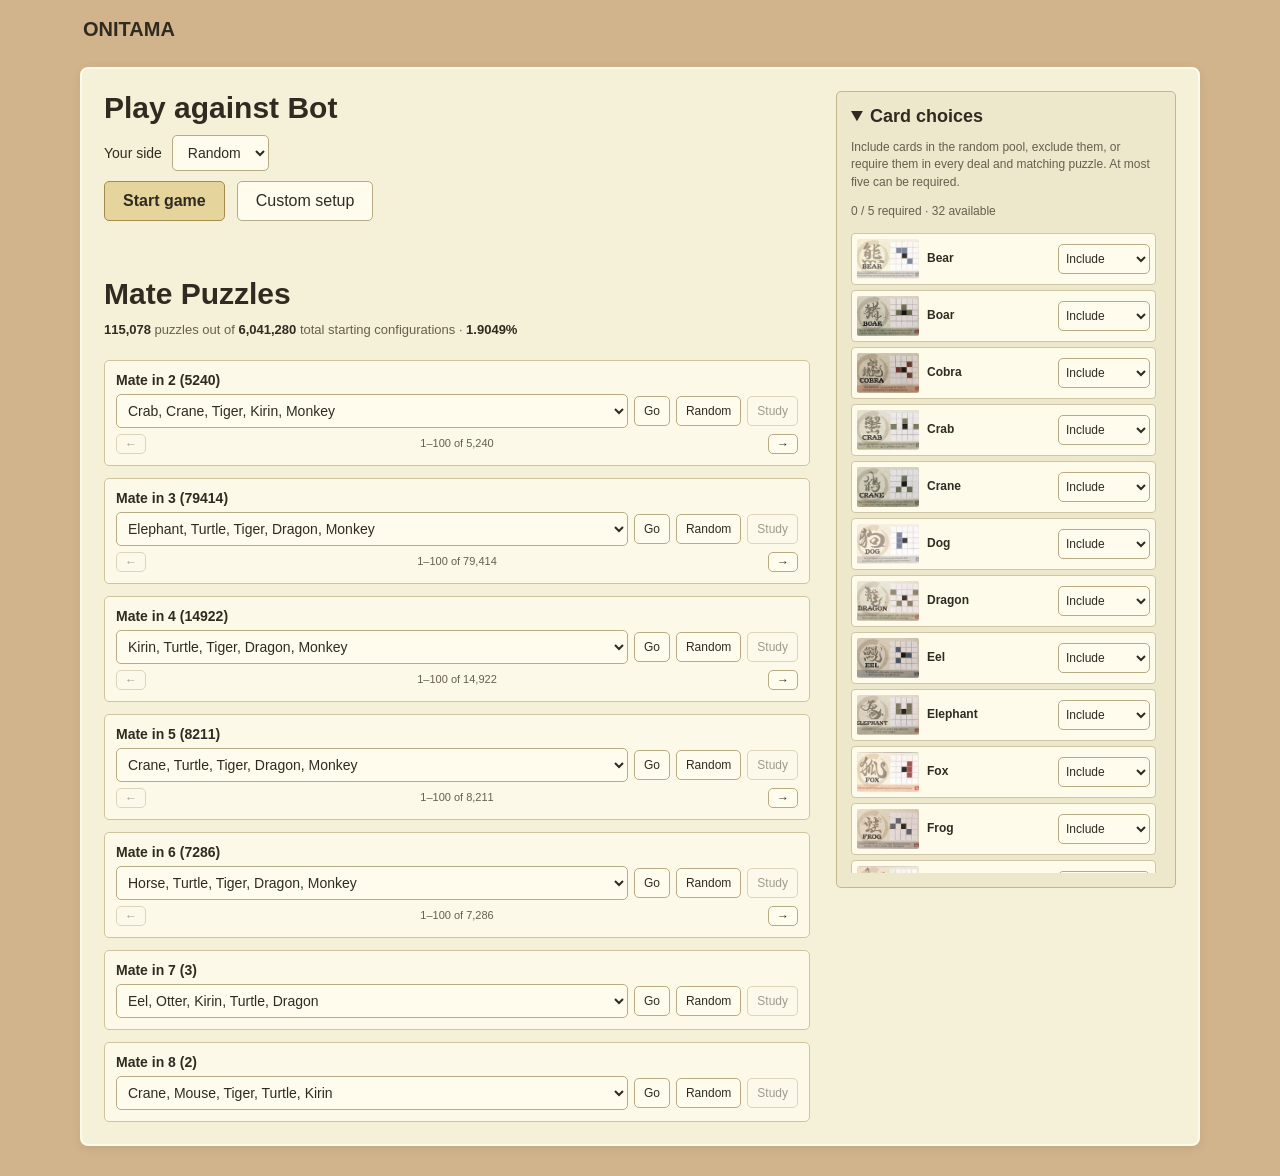
<file: index.html>
<!doctype html>
<html lang="en">
<head>
	<meta charset="utf-8">
	<meta name="viewport" content="width=device-width, initial-scale=1">
	<title>Onitama</title>
	<link href="./main.css?v=20260908j" rel="stylesheet" type="text/css">
<link href="./theme.css?v=20260908i" rel="stylesheet">
<link rel="icon" href="./favicon.svg" type="image/svg+xml">
</head>
<body>
<nav class="siteNav" aria-label="Main navigation"><a class="brand" href="index.html"><span class="brandMark">王</span>ONITAMA</a></nav>
	<div id="startMenu" class="menuPanel">
		<div class="menuControls">
			<h1>Play against Bot</h1>
			<div class="menuField">
				<label for="playerColor">Your side</label>
				<select id="playerColor">
					<option value="random" selected>Random</option>
					<option value="R">Red</option>
					<option value="B">Blue</option>
				</select>
			</div>
			<div class="menuActions">
				<button type="button" id="startGameButton" disabled onclick="playFromMenu()">Start game</button>
				<button type="button" id="customSetupButton" disabled onclick="startCustomSetup()">Custom setup</button>
			</div>
			<h2 class="menuSectionTitle puzzlesSectionTitle">Mate Puzzles</h2>
<p class="libraryStats" aria-live="polite"><strong id="libraryCount">—</strong> puzzles out of <strong id="librarySetupCount">—</strong> total starting configurations · <strong id="libraryPercent">—</strong></p>
			<div id="menuMateActions" class="menuMateActions" aria-label="Mate puzzles"></div>
		</div>
		<details class="menuCardPanel" open>
			<summary class="cardPickerHeader">Card choices</summary>
			<p class="cardPanelNote">Include cards in the random pool, exclude them, or require them in every deal and matching puzzle. At most five can be required.</p>
<p id="cardChoiceStatus" role="status" class="smallNote"></p>
<div id="cardPicker" class="cardPicker" aria-label="Cards included in random deals"></div>
		</details>
	</div>
	<div id="gameArea">
		<button id="homeButton" type="button" onclick="goHome()" title="Abandon game and return home">Home</button>
		<button id="takeBackButton" type="button" onclick="takeBack()" title="Return to your previous turn">Take Back</button>
		<button id="switchSidesButton" type="button" onclick="switchSides()" title="Allow the AI to play from your position against you. If clicked, it switches the board red and blue and moves all cards/UI accordingly, reversing the position so the player is playing the AI's position and the AI is playing the player's position. This can be done indefinitely.">Switch Sides</button>
		<div id="customCardPanel" class="customCardPanel" aria-label="Custom setup cards">
			<div class="customCardPanelHeader">Cards</div>
			<div id="customCardPicker" class="customCardPicker"></div>
		</div>
		<div class="cardSlot" id="pRc1" onclick="selectCard('pRc1')"></div>
		<div class="cardSlot" id="pRc2" onclick="selectCard('pRc2')"></div>
		<div class="cardSlot" id="pBc1" onclick="selectCard('pBc1')"></div>
		<div class="cardSlot" id="pBc2" onclick="selectCard('pBc2')"></div>
		<div class="cardSlot" id="neutralBlue" onclick="selectCard('neutralBlue')"></div>
		<div class="cardSlot" id="neutralRed" onclick="selectCard('neutralRed')"></div>
		<div id="board">
			<div ondrop="drop(event)" ondragover="allowDrop(event)" class="boardSquare" id="s0" style="left:500px; top:200px;"></div>
			<div ondrop="drop(event)" ondragover="allowDrop(event)" class="boardSquare" id="s1" style="left:600px; top:200px;"></div>
			<div ondrop="drop(event)" ondragover="allowDrop(event)" class="boardSquare blueTemple" id="s2" style="left:700px; top:200px;"></div>
			<div ondrop="drop(event)" ondragover="allowDrop(event)" class="boardSquare" id="s3" style="left:800px; top:200px;"></div>
			<div ondrop="drop(event)" ondragover="allowDrop(event)" class="boardSquare" id="s4" style="left:900px; top:200px;"></div>

			<div ondrop="drop(event)" ondragover="allowDrop(event)" class="boardSquare" id="s5" style="left:500px; top:300px;"></div>
			<div ondrop="drop(event)" ondragover="allowDrop(event)" class="boardSquare" id="s6" style="left:600px; top:300px;"></div>
			<div ondrop="drop(event)" ondragover="allowDrop(event)" class="boardSquare" id="s7" style="left:700px; top:300px;"></div>
			<div ondrop="drop(event)" ondragover="allowDrop(event)" class="boardSquare" id="s8" style="left:800px; top:300px;"></div>
			<div ondrop="drop(event)" ondragover="allowDrop(event)" class="boardSquare" id="s9" style="left:900px; top:300px;"></div>

			<div ondrop="drop(event)" ondragover="allowDrop(event)" class="boardSquare" id="s10" style="left:500px; top:400px;"></div>
			<div ondrop="drop(event)" ondragover="allowDrop(event)" class="boardSquare" id="s11" style="left:600px; top:400px;"></div>
			<div ondrop="drop(event)" ondragover="allowDrop(event)" class="boardSquare" id="s12" style="left:700px; top:400px;"></div>
			<div ondrop="drop(event)" ondragover="allowDrop(event)" class="boardSquare" id="s13" style="left:800px; top:400px;"></div>
			<div ondrop="drop(event)" ondragover="allowDrop(event)" class="boardSquare" id="s14" style="left:900px; top:400px;"></div>

			<div ondrop="drop(event)" ondragover="allowDrop(event)" class="boardSquare" id="s15" style="left:500px; top:500px;"></div>
			<div ondrop="drop(event)" ondragover="allowDrop(event)" class="boardSquare" id="s16" style="left:600px; top:500px;"></div>
			<div ondrop="drop(event)" ondragover="allowDrop(event)" class="boardSquare" id="s17" style="left:700px; top:500px;"></div>
			<div ondrop="drop(event)" ondragover="allowDrop(event)" class="boardSquare" id="s18" style="left:800px; top:500px;"></div>
			<div ondrop="drop(event)" ondragover="allowDrop(event)" class="boardSquare" id="s19" style="left:900px; top:500px;"></div>

			<div ondrop="drop(event)" ondragover="allowDrop(event)" class="boardSquare" id="s20" style="left:500px; top:600px;"></div>
			<div ondrop="drop(event)" ondragover="allowDrop(event)" class="boardSquare" id="s21" style="left:600px; top:600px;"></div>
			<div ondrop="drop(event)" ondragover="allowDrop(event)" class="boardSquare redTemple" id="s22" style="left:700px; top:600px;"></div>
			<div ondrop="drop(event)" ondragover="allowDrop(event)" class="boardSquare" id="s23" style="left:800px; top:600px;"></div>
			<div ondrop="drop(event)" ondragover="allowDrop(event)" class="boardSquare" id="s24" style="left:900px; top:600px;"></div>
			<div id="aiEvalBar" class="evalBar" aria-label="Latest bot evaluation"></div>
		</div>
	</div>
	<dialog id="studyDialog" aria-labelledby="studyTitle">
<div class="dialogHeader"><div><div class="eyebrow">The principal variation</div><h2 id="studyTitle">Forced mate</h2></div><button type="button" onclick="document.getElementById('studyDialog').close()" aria-label="Close main line">✕</button></div>
<p class="studyExplanation">The attacker wins as quickly as possible; the defender resists as long as possible. This is one main line from a search that checks every legal defense. Other replies can require different attacking moves.</p>
<div class="studyLayout"><div><div id="studyBoard" class="studyBoard" role="group" aria-label="Main line board"></div><div class="studyTransport"><button id="studyPrevious" onclick="stepStudy(-1)" type="button">← Previous</button><button id="studyPlay" onclick="playStudy()" class="primary" type="button">Play line</button><button id="studyNext" onclick="stepStudy(1)" type="button">Next →</button></div><div id="studyCards" class="studyCards"></div></div><div><p id="studyStatus" class="studyStatus" aria-live="polite"></p><div id="studyLine" class="studyLine"></div></div></div>
</dialog>
<script src="./card_preferences.js?v=20260908f"></script>
<script src="./mate_search/record_schema.js?v=20260907b"></script>

	<script type="text/javascript" src="./main.js?v=20260908h"></script>
	<script src="./mate_hint.js?v=20260908f"></script>
<script src="./study.js?v=20260908j"></script>
<script src="./startup.js?v=20260908h"></script>
</body>
</html>
</file>
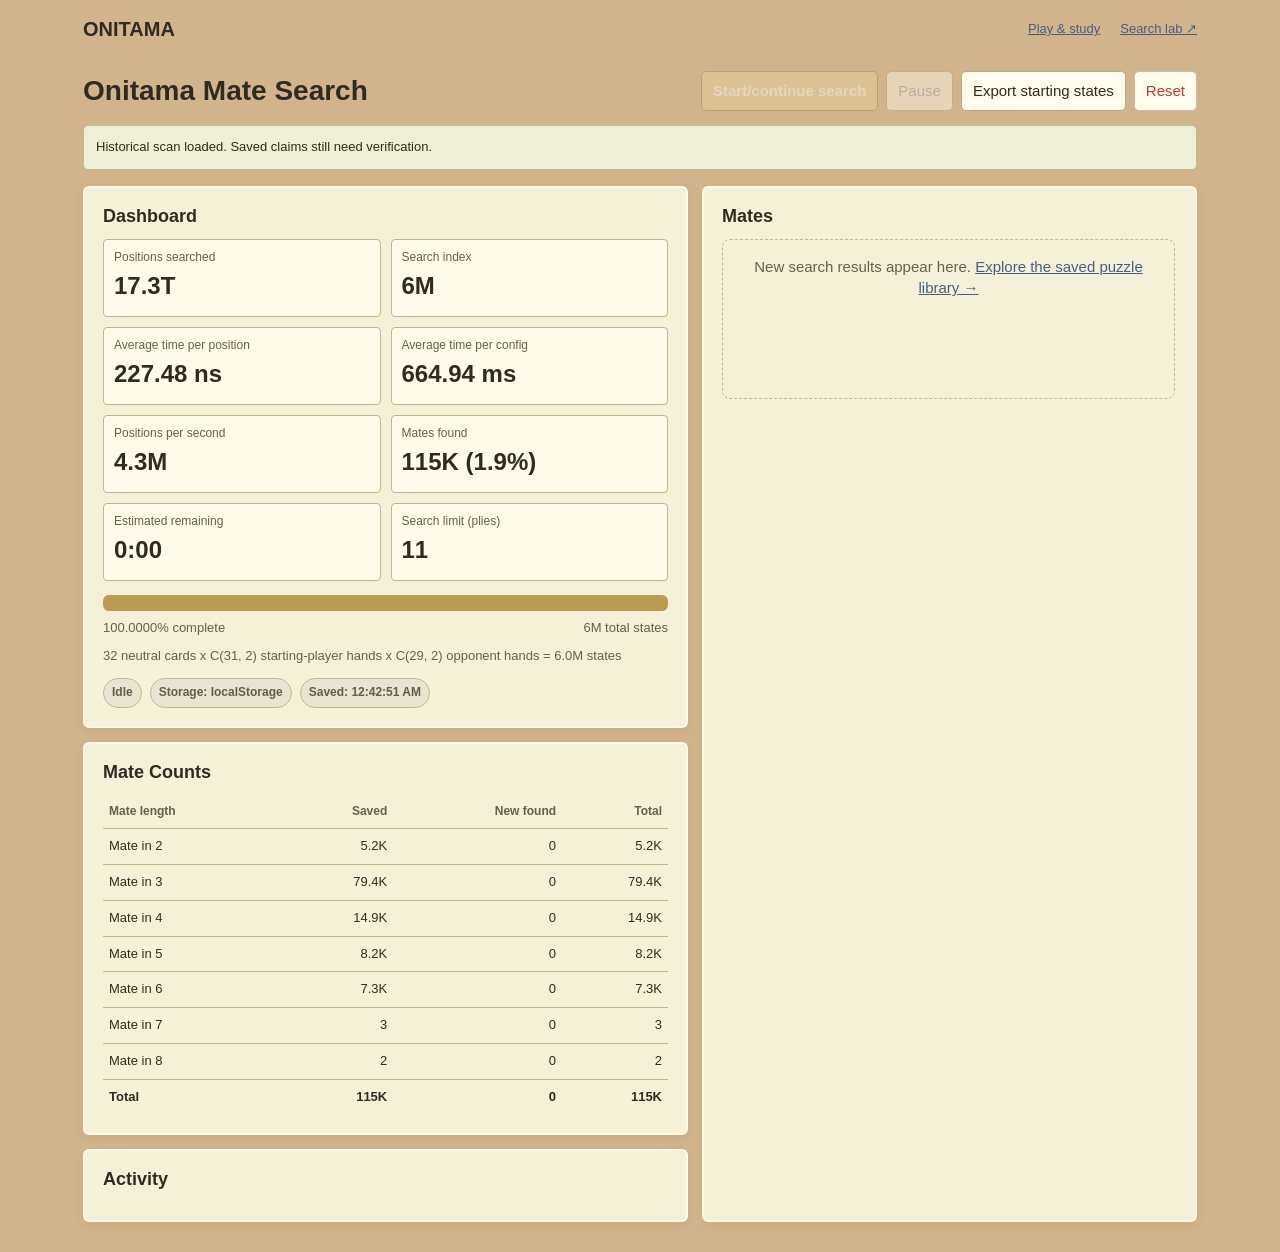
<file: matesearch.html>
<!doctype html>
<html lang="en">
<head>
	<meta charset="utf-8">
	<meta name="viewport" content="width=device-width, initial-scale=1">
	<title>Onitama Mate Search</title>
	<style>
		:root {
			color-scheme: light;
			--page: #f4f5f7;
			--panel: #ffffff;
			--panel-soft: #eef2f4;
			--text: #172027;
			--muted: #66717b;
			--line: #d9e0e4;
			--red: #b33b3b;
			--blue: #2d65a3;
			--green: #2f7d55;
			--ink: #26343d;
			--focus: #006d8f;
		}

		* {
			box-sizing: border-box;
		}

		body {
			margin: 0;
			background: var(--page);
			color: var(--text);
			font-family: Arial, Helvetica, sans-serif;
			letter-spacing: 0;
		}

		button {
			border: 1px solid var(--line);
			border-radius: 6px;
			background: #fff;
			color: var(--text);
			cursor: pointer;
			font: inherit;
			font-weight: 700;
			padding: 10px 14px;
		}

		button:disabled {
			color: #9aa4ab;
			cursor: not-allowed;
		}

		button.primary {
			background: var(--ink);
			border-color: var(--ink);
			color: #fff;
		}

		button.danger {
			border-color: #d8b5b5;
			color: var(--red);
		}

		.shell {
			margin: 0 auto;
			max-width: 1240px;
			padding: 18px;
		}

		.topbar {
			align-items: center;
			display: flex;
			gap: 12px;
			justify-content: space-between;
			margin-bottom: 14px;
		}

		h1 {
			font-size: 24px;
			line-height: 1.15;
			margin: 0;
		}

		.actions {
			display: flex;
			flex-wrap: wrap;
			gap: 8px;
			justify-content: flex-end;
		}

		.layout {
			display: grid;
			gap: 14px;
			grid-template-columns: minmax(0, 1.1fr) minmax(360px, 0.9fr);
		}

		.panel {
			background: var(--panel);
			border: 1px solid var(--line);
			border-radius: 8px;
			padding: 14px;
		}

		.panel h2 {
			font-size: 15px;
			margin: 0 0 12px;
		}

		.metricGrid {
			display: grid;
			gap: 10px;
			grid-template-columns: repeat(4, minmax(0, 1fr));
		}

		.metric {
			background: var(--panel-soft);
			border: 1px solid #dde6ea;
			border-radius: 8px;
			min-height: 78px;
			padding: 10px;
		}

		.metricLabel {
			color: var(--muted);
			font-size: 12px;
			line-height: 1.2;
			margin-bottom: 8px;
		}

		.metricValue {
			font-size: clamp(17px, 1.7vw, 23px);
			font-weight: 800;
			line-height: 1.05;
			overflow-wrap: normal;
			white-space: nowrap;
		}

		.progressTrack {
			background: #dfe7eb;
			border-radius: 6px;
			height: 16px;
			overflow: hidden;
		}

		.progressBar {
			background: linear-gradient(90deg, var(--blue), var(--green));
			height: 100%;
			width: 0%;
		}

		.progressMeta {
			color: var(--muted);
			display: flex;
			flex-wrap: wrap;
			font-size: 13px;
			gap: 12px;
			justify-content: space-between;
			margin-top: 8px;
		}

		.statusLine {
			align-items: center;
			display: flex;
			flex-wrap: wrap;
			gap: 8px;
			margin-top: 12px;
		}

		.badge {
			background: #eef2f4;
			border: 1px solid var(--line);
			border-radius: 999px;
			color: var(--muted);
			font-size: 12px;
			font-weight: 700;
			padding: 5px 8px;
		}

		.badge.running {
			background: #e8f4ee;
			border-color: #b9d8c8;
			color: var(--green);
		}

		.badge.red {
			background: #f7ebeb;
			border-color: #dfbcbc;
			color: var(--red);
		}

		.formula {
			color: var(--muted);
			font-size: 13px;
			line-height: 1.45;
			margin-top: 10px;
		}

		.summaryTable {
			border-collapse: collapse;
			font-size: 13px;
			width: 100%;
		}

		.summaryTable th,
		.summaryTable td {
			border-bottom: 1px solid var(--line);
			padding: 8px 6px;
			text-align: right;
		}

		.summaryTable th:first-child,
		.summaryTable td:first-child {
			text-align: left;
		}

		.summaryTable th {
			color: var(--muted);
			font-size: 12px;
			font-weight: 700;
		}

		.summaryTable tbody tr:last-child td {
			border-bottom: 0;
		}

		.summaryTable .summaryTotal td {
			font-weight: 700;
		}

		.summaryTable .emptySummary {
			color: var(--muted);
			text-align: center;
		}

		.mateList {
			display: grid;
			gap: 8px;
			max-height: calc(100vh - 176px);
			overflow: auto;
			padding-right: 2px;
		}

		.emptyState {
			align-items: center;
			border: 1px dashed #b9c4ca;
			border-radius: 8px;
			color: var(--muted);
			display: flex;
			min-height: 160px;
			justify-content: center;
			padding: 16px;
			text-align: center;
		}

		.mateRow {
			background: #fff;
			border: 1px solid var(--line);
			border-radius: 8px;
			cursor: pointer;
			display: grid;
			gap: 8px;
			padding: 10px;
			text-align: left;
		}

		.mateRow:hover,
		.mateRow:focus {
			border-color: var(--focus);
			outline: none;
		}

		.mateHeader {
			align-items: center;
			display: flex;
			gap: 8px;
			justify-content: space-between;
		}

		.mateTitle {
			font-size: 14px;
			font-weight: 800;
		}

		.mateTitle.red {
			color: var(--red);
		}

		.mateTitle.blue {
			color: var(--blue);
		}

		.mateMeta {
			color: var(--muted);
			font-size: 12px;
			line-height: 1.35;
		}

		.cardStrip {
			display: flex;
			flex-wrap: wrap;
			gap: 6px;
		}

		.cardDiagram {
			display: grid;
			gap: 6px;
		}

		.cardGroup {
			align-items: center;
			display: flex;
			flex-wrap: wrap;
			gap: 6px;
		}

		.cardGroupLabel {
			border-radius: 999px;
			color: #fff;
			font-size: 11px;
			font-weight: 800;
			min-width: 48px;
			padding: 4px 7px;
			text-align: center;
		}

		.cardGroupLabel.red {
			background: var(--red);
		}

		.cardGroupLabel.blue {
			background: var(--blue);
		}

		.cardGroupLabel.neutral {
			background: var(--ink);
		}

		.cardPill {
			align-items: center;
			background: #f7f8f9;
			border: 1px solid var(--line);
			border-radius: 999px;
			display: inline-flex;
			font-size: 12px;
			font-weight: 700;
			gap: 5px;
			max-width: 170px;
			padding: 3px 8px 3px 4px;
		}

		.cardPill.red {
			border-color: #dfbcbc;
		}

		.cardPill.blue {
			border-color: #b7cbe2;
		}

		.cardThumb {
			background-color: #d8e0e5;
			background-position: center;
			background-size: cover;
			border-radius: 999px;
			height: 22px;
			width: 22px;
		}

		.logPanel {
			color: var(--muted);
			font-family: Consolas, "Courier New", monospace;
			font-size: 12px;
			line-height: 1.45;
			max-height: 132px;
			overflow: auto;
			white-space: pre-wrap;
		}

		@media (max-width: 920px) {
			.layout {
				grid-template-columns: 1fr;
			}

			.metricGrid {
				grid-template-columns: repeat(2, minmax(0, 1fr));
			}
		}

		@media (max-width: 560px) {
			.shell {
				padding: 12px;
			}

			.topbar {
				align-items: stretch;
				flex-direction: column;
			}

			.actions {
				justify-content: flex-start;
			}

			.metricGrid {
				grid-template-columns: 1fr;
			}
		}
	</style>
<link href="./theme.css?v=20260907b" rel="stylesheet">
<link rel="icon" href="./favicon.svg" type="image/svg+xml">
</head>
<body>
<nav class="siteNav" aria-label="Main navigation"><a class="brand" href="index.html"><span class="brandMark">王</span>ONITAMA</a><div class="navLinks"><a href="index.html">Play &amp; study</a><a href="matesearch.html">Search lab ↗</a></div></nav>
	<div class="shell">
		<header class="topbar">
			<div><h1>Onitama Mate Search</h1></div>
			<div class="actions">
				<button id="startButton" class="primary" type="button">Start/continue search</button>
				<button id="pauseButton" type="button" disabled>Pause</button>
				<button id="exportButton" type="button">Export starting states</button>
				<button id="resetButton" class="danger" type="button">Reset</button>
			</div>
		</header>

		<div id="auditBanner" class="auditBanner"></div>
<div class="layout">
			<div>
				<section class="panel">
					<h2>Dashboard</h2>
					<div class="metricGrid">
						<div class="metric">
							<div class="metricLabel">Positions searched</div>
							<div id="positionsSearched" class="metricValue">0</div>
						</div>
						<div class="metric">
							<div class="metricLabel">Search index</div>
							<div id="configsSearched" class="metricValue">0</div>
						</div>
						<div class="metric">
							<div class="metricLabel">Average time per position</div>
							<div id="avgPositionTime" class="metricValue">0 ms</div>
						</div>
						<div class="metric">
							<div class="metricLabel">Average time per config</div>
							<div id="avgConfigTime" class="metricValue">0 s</div>
						</div>
						<div class="metric">
							<div class="metricLabel">Positions per second</div>
							<div id="positionsPerSecond" class="metricValue">0</div>
						</div>
						<div class="metric">
							<div class="metricLabel">Mates found</div>
							<div id="matesFound" class="metricValue">0</div>
						</div>
						<div class="metric">
							<div class="metricLabel">Estimated remaining</div>
							<div id="estimatedRemaining" class="metricValue">--:--</div>
						</div>
						<div class="metric">
							<div class="metricLabel">Search limit (plies)</div>
							<div id="maxDepth" class="metricValue">11</div>
						</div>
					</div>

					<div style="margin-top: 14px;">
						<div class="progressTrack" aria-label="Search progress">
							<div id="progressBar" class="progressBar"></div>
						</div>
						<div class="progressMeta">
							<span id="percentComplete">0.0000% complete</span>
							<span id="totalConfigs">0 total configs</span>
						</div>
						<div class="formula" id="configFormula"></div>
						<div class="statusLine">
							<span id="runStatus" class="badge">Idle</span>
							<span id="storageStatus" class="badge">Storage pending</span>
							<span id="lastSaved" class="badge">Not saved</span>
						</div>
					</div>
				</section>

				<section class="panel" style="margin-top: 14px;">
					<h2>Mate Counts</h2>
					<table class="summaryTable" aria-label="Mate counts by length">
						<thead>
							<tr>
								<th>Mate length</th>
								<th>Saved</th>
								<th>New found</th>
								<th>Total</th>
							</tr>
						</thead>
						<tbody id="mateSummary"></tbody>
					</table>
				</section>

				<section class="panel" style="margin-top: 14px;">
					<h2>Activity</h2>
					<div id="activityLog" class="logPanel"></div>
				</section>
			</div>

			<section class="panel">
				<h2>Mates</h2>
				<div id="mateList" class="mateList"></div>
			</section>
		</div>
	</div>

	<script type="text/javascript" src="./mate_search/mate_starting_states.js?v=20260907b"></script>
	<script src="./mate_search/record_schema.js?v=20260907b"></script>
	<script src="./mate_search/worker_bundle.js?v=20260907b"></script>
	<script type="text/javascript" src="./main.js?v=20260907b"></script>
	<script>
const TOTAL_CONFIGS = 6041280;
const TOTAL_CONFIG_MATH = "32 neutral cards x C(31, 2) starting-player hands x C(29, 2) opponent hands = 6.0M states";
const STORAGE_KEY = "onitamaMateSearch.progress.v2";
const STORAGE_FILE = "onitama-matesearch-progress-v2.json";
const STARTING_STATES_FILE = "mate_starting_states.json";
const STARTING_STATES_PATH = "mate_search/" + STARTING_STATES_FILE;
const MAX_DEPTH = 11;
const ROLLING_CONFIG_LIMIT = 100;
const MATE_SEARCH_WORKER_URL = "mate_search/mate_search_worker.js?v=20260907b";

let progress = createEmptyProgress();
let worker = null;
let workerUrl = null;
let active = {index: 0};
let runStartedAt = 0;
let storageMode = "localStorage";
let saveQueue = Promise.resolve();
let lastStorageWarning = "";
let fullStoragePromptActive = false;
let opfsSaveAvailable = true;

const elements = {
	startButton: document.getElementById("startButton"),
	pauseButton: document.getElementById("pauseButton"),
	exportButton: document.getElementById("exportButton"),
	resetButton: document.getElementById("resetButton"),
	positionsSearched: document.getElementById("positionsSearched"),
	configsSearched: document.getElementById("configsSearched"),
	avgPositionTime: document.getElementById("avgPositionTime"),
	avgConfigTime: document.getElementById("avgConfigTime"),
	positionsPerSecond: document.getElementById("positionsPerSecond"),
	matesFound: document.getElementById("matesFound"),
	estimatedRemaining: document.getElementById("estimatedRemaining"),
	maxDepth: document.getElementById("maxDepth"),
	progressBar: document.getElementById("progressBar"),
	percentComplete: document.getElementById("percentComplete"),
	totalConfigs: document.getElementById("totalConfigs"),
	configFormula: document.getElementById("configFormula"),
	runStatus: document.getElementById("runStatus"),
	storageStatus: document.getElementById("storageStatus"),
	lastSaved: document.getElementById("lastSaved"),
	activityLog: document.getElementById("activityLog"),
	mateSummary: document.getElementById("mateSummary"),
	mateList: document.getElementById("mateList")
};

function createMateSearchWorker(){
	if(canUseInlineMateSearchWorker()){
		const source = buildMateSearchWorkerScript();
		workerUrl = URL.createObjectURL(new Blob([source], {type: "text/javascript"}));
		return new Worker(workerUrl);
	}
	return new Worker(MATE_SEARCH_WORKER_URL);
}

function canUseInlineMateSearchWorker(){
	return window.location.protocol == "file:"
		&& typeof Blob != "undefined"
		&& typeof URL != "undefined"
		&& typeof buildFastSearchWorkerPrelude == "function";
}

function buildMateSearchWorkerScript(){
	return buildFastSearchWorkerPrelude() + "\n" + window.MATE_SEARCH_WORKER_SOURCE;
}

function createEmptyProgress(){
	return {
		nextIndex: 0,
		positionsSearched: 0,
		totalSearchTimeMs: 0,
		recentConfigs: [],
		mates: [],
		lastSavedAt: ""
	};
}

function sanitizeProgress(input){
	const fallback = createEmptyProgress();
	if(!input || typeof input != "object") return fallback;
	const nextIndex = clampInteger(input.nextIndex ?? input.configsSearched, 0, TOTAL_CONFIGS);
	return {
		nextIndex,
		restarted: input.restarted === true,
		positionsSearched: Math.max(0, Number(input.positionsSearched) || 0),
		totalSearchTimeMs: Math.max(0, Number(input.totalSearchTimeMs) || 0),
		recentConfigs: sanitizeRecentConfigs(input.recentConfigs),
		mates: Array.isArray(input.mates) ? input.mates : [],
		lastSavedAt: typeof input.lastSavedAt == "string" ? input.lastSavedAt : ""
	};
}

function sanitizeRecentConfigs(input){
	if(!Array.isArray(input)) return [];
	return input.map((entry) => ({
		configs: Math.max(1, Number(entry && entry.configs) || 1),
		nodes: Math.max(0, Number(entry && entry.nodes) || 0),
		elapsed_ms: Math.max(0, Number(entry && entry.elapsed_ms) || 0)
	})).filter(entry => entry.nodes > 0 || entry.elapsed_ms > 0).slice(-ROLLING_CONFIG_LIMIT);
}

function clampInteger(value, min, max){
	const number = Math.floor(Number(value) || 0);
	return Math.max(min, Math.min(max, number));
}

async function loadProgress(){
	const opfs = await readOpfsProgress();
	if(opfs) return mergeProgressWithStartingStateMetadata(sanitizeProgress(opfs));
	try {
		const local = localStorage.getItem(STORAGE_KEY);
		if(local) return mergeProgressWithStartingStateMetadata(sanitizeProgress(JSON.parse(local)));
	} catch (error) {
		log("Unable to read localStorage progress: " + error.message);
	}
	return mergeProgressWithStartingStateMetadata(createEmptyProgress());
}

function mergeProgressWithStartingStateMetadata(input){
	// Keep browser history, but replace old distances/lines with audited records.
	const saved=new Map((window.MATE_STARTING_STATES||[]).map(r=>[r.game_state,r]));
	input.mates=input.mates.map(r=>MateRecords.verified(saved.get(r.game_state))?{...r,...saved.get(r.game_state)}:r);
	if(input.restarted) return input;
	const metadata = window.MATE_STARTING_STATES_META;
	const search = metadata && metadata.search;
	if(!search || typeof search != "object") return input;
	const metadataNextIndex = clampInteger(search.next_index ?? search.nextIndex, 0, TOTAL_CONFIGS);
	if(metadataNextIndex <= input.nextIndex) return input;
	return sanitizeProgress({
		...input,
		nextIndex: metadataNextIndex,
		positionsSearched: Math.max(input.positionsSearched, Number(search.positions_searched ?? search.positionsSearched) || 0),
		totalSearchTimeMs: Math.max(input.totalSearchTimeMs, Number(search.total_search_time_ms ?? search.totalSearchTimeMs) || 0),
		recentConfigs: input.recentConfigs.length ? input.recentConfigs : search.recent_configs,
		lastSavedAt: input.lastSavedAt || metadata.exported_at || ""
	});
}

async function readOpfsProgress(){
	if(!navigator.storage || !navigator.storage.getDirectory) return null;
	try {
		const root = await navigator.storage.getDirectory();
		const handle = await root.getFileHandle(STORAGE_FILE);
		const file = await handle.getFile();
		if(!file.size) return null;
		storageMode = "browser local file";
		return JSON.parse(await file.text());
	} catch (error) {
		return null;
	}
}

function queueSave(){
	const snapshot = JSON.stringify(progress);
	saveQueue = saveQueue.then(() => writeProgressSnapshot(snapshot)).catch((error) => {
		log("Progress save failed: " + error.message);
	});
}

async function writeProgressSnapshot(snapshot, options = {}){
	if(opfsSaveAvailable && navigator.storage && navigator.storage.getDirectory){
		try {
			const root = await navigator.storage.getDirectory();
			const handle = await root.getFileHandle(STORAGE_FILE, {create: true});
			const writable = await handle.createWritable();
			await writable.write(snapshot);
			await writable.close();
			storageMode = "browser local file";
			render();
			return;
		} catch (error) {
			opfsSaveAvailable = false;
			logStorageWarning("Browser local file save is unavailable in this browser session; using localStorage instead.");
		}
	}
	try {
		localStorage.setItem(STORAGE_KEY, snapshot);
		storageMode = opfsSaveAvailable ? "localStorage" : "localStorage (browser file unavailable)";
		lastStorageWarning = "";
	} catch (error) {
		storageMode = "not saving";
		logStorageWarning("Progress is too large for localStorage and could not be saved automatically.");
		if(!options.suppressFullStoragePrompt){
			await promptFullStorageExport();
			return;
		}
	}
	render();
}

function logStorageWarning(message){
	if(lastStorageWarning == message) return;
	lastStorageWarning = message;
	log(message);
}

async function promptFullStorageExport(){
	if(fullStoragePromptActive) return;
	fullStoragePromptActive = true;
	try {
		if(worker){
			stopWorker();
			log("Search paused because browser storage is full.");
		}
		const mateCount = Array.isArray(progress.mates) ? progress.mates.length : 0;
		if(mateCount == 0){
			logStorageWarning("Browser storage is full, but there are no unsaved mates to export.");
			render();
			return;
		}
		const shouldExport = confirm(
			"Browser storage is full. Export/download " + formatCompact(mateCount) +
			" found mates now and clear them from in-browser progress so saving can continue?"
		);
		if(!shouldExport){
			logStorageWarning("Storage is full; export was skipped. Progress is not being saved.");
			render();
			return;
		}
		const exportedRecords = buildStartingStateExport();
		await exportStartingStateRecords(exportedRecords);
		window.MATE_STARTING_STATES = exportedRecords;
		progress.mates = [];
		progress.lastSavedAt = new Date().toISOString();
		await clearStoredProgress();
		await writeProgressSnapshot(JSON.stringify(progress), {suppressFullStoragePrompt: true});
		log("Cleared " + formatCompact(mateCount) + " exported mates from in-browser progress.");
	} finally {
		fullStoragePromptActive = false;
	}
}

async function clearStoredProgress(){
	try {
		localStorage.removeItem(STORAGE_KEY);
	} catch (error) {
		// Best effort cleanup; a later save will report persistent failures.
	}
	if(navigator.storage && navigator.storage.getDirectory){
		try {
			const root = await navigator.storage.getDirectory();
			await root.removeEntry(STORAGE_FILE);
		} catch (error) {
			// Missing files and cleanup failures are non-fatal.
		}
	}
}

function formatInteger(value){
	return Math.floor(value).toLocaleString();
}

function formatCompact(value){
	const number = Math.floor(Number(value) || 0);
	const abs = Math.abs(number);
	if(abs < 1000) return number.toLocaleString();
	const units = [
		{value: 1000000000000, suffix: "T"},
		{value: 1000000000, suffix: "B"},
		{value: 1000000, suffix: "M"},
		{value: 1000, suffix: "K"}
	];
	for(const unit of units){
		if(abs >= unit.value){
			const scaled = number / unit.value;
			const rounded = abs >= unit.value * 100 ? scaled.toFixed(0) : scaled.toFixed(1);
			return rounded.replace(/\.0$/, "") + unit.suffix;
		}
	}
	return number.toLocaleString();
}

function formatPercent(value){
	if(!isFinite(value) || value <= 0) return "0%";
	if(value < 0.01) return value.toFixed(4) + "%";
	if(value < 1) return value.toFixed(2) + "%";
	return value.toFixed(1) + "%";
}

function formatMs(value){
	if(!isFinite(value) || value <= 0) return "0 ms";
	if(value < 0.001) return (value * 1000000).toFixed(2) + " ns";
	if(value < 1) return (value * 1000).toFixed(2) + " us";
	if(value < 1000) return value.toFixed(3) + " ms";
	return (value / 1000).toFixed(2) + " s";
}

function formatDuration(value){
	if(!isFinite(value) || value <= 0) return "0 s";
	if(value < 1) return value.toFixed(3) + " ms";
	if(value < 1000) return value.toFixed(2) + " ms";
	return (value / 1000).toFixed(2) + " s";
}

function formatSeconds(value){
	if(!isFinite(value) || value <= 0) return "0 s";
	if(value < 1000) return (value / 1000).toFixed(3) + " s";
	return (value / 1000).toFixed(2) + " s";
}

function formatHoursMinutes(value){
	if(!isFinite(value) || value <= 0) return "0:00";
	const totalMinutes = Math.ceil(value / 60000);
	const hours = Math.floor(totalMinutes / 60);
	const minutes = totalMinutes % 60;
	return hours + ":" + String(minutes).padStart(2, "0");
}

function matePliesToMoves(plies){
	return Math.ceil((Number(plies) || 0) / 2);
}

function titleCase(value){
	return String(value).split(" ").map(word => word.charAt(0).toUpperCase() + word.slice(1)).join(" ");
}

function render(){
 const audit=window.MATE_STARTING_STATES_META?.audit;
 document.getElementById('auditBanner').textContent=audit ? audit.verified_count.toLocaleString()+" verified shortest forced mates · "+audit.beyond_scan_count.toLocaleString()+" mates separately verified beyond the 11-ply scan limit. The original full scan is preserved; this audit covers its saved claims." : "Historical scan loaded. Saved claims still need verification.";
	const livePositions = progress.positionsSearched;
	const liveTime = progress.totalSearchTimeMs;
	const configsDone = progress.nextIndex;
	const rolling = getRollingTimingStats();
	const percent = (configsDone / TOTAL_CONFIGS) * 100;
	const avgPositionMs = rolling.nodes > 0 ? rolling.elapsedMs / rolling.nodes : 0;
	const avgConfigMs = rolling.configs > 0 ? rolling.elapsedMs / rolling.configs : 0;
	const rate = liveTime > 0 ? livePositions / (liveTime / 1000) : 0;
	const estimatedRemainingMs = avgConfigMs > 0 ? avgConfigMs * (TOTAL_CONFIGS - configsDone) : NaN;
	const mateCounts = buildMateCountSummary();
	const matePercentDenominator = Math.max(configsDone, mateCounts.total);
	const matePercent = matePercentDenominator > 0 ? (mateCounts.total / matePercentDenominator) * 100 : 0;

	elements.positionsSearched.textContent = formatCompact(livePositions);
	elements.configsSearched.textContent = formatCompact(configsDone);
	elements.avgPositionTime.textContent = formatMs(avgPositionMs);
	elements.avgConfigTime.textContent = formatDuration(avgConfigMs);
	elements.positionsPerSecond.textContent = formatCompact(rate);
	elements.matesFound.textContent = formatCompact(mateCounts.total) + " (" + formatPercent(matePercent) + ")";
	elements.estimatedRemaining.textContent = isFinite(estimatedRemainingMs) ? formatHoursMinutes(estimatedRemainingMs) : "--:--";
	elements.maxDepth.textContent = String(MAX_DEPTH);
	elements.progressBar.style.width = Math.min(100, percent).toFixed(6) + "%";
	elements.percentComplete.textContent = percent.toFixed(4) + "% complete";
	elements.totalConfigs.textContent = formatCompact(TOTAL_CONFIGS) + " total states";
	elements.configFormula.textContent = TOTAL_CONFIG_MATH;
	elements.storageStatus.textContent = "Storage: " + storageMode;
	elements.lastSaved.textContent = progress.lastSavedAt ? "Saved: " + new Date(progress.lastSavedAt).toLocaleTimeString() : "Not saved";
	elements.runStatus.textContent = worker ? "Running" : "Idle";
	elements.runStatus.className = worker ? "badge running" : "badge";
	elements.startButton.disabled = Boolean(worker) || progress.nextIndex >= TOTAL_CONFIGS;
	elements.pauseButton.disabled = !worker;
	renderMateSummary();
	renderMateList();
}

function getRollingTimingStats(){
	const recentConfigs = Array.isArray(progress.recentConfigs) ? progress.recentConfigs : [];
	return recentConfigs.reduce((stats, entry) => {
		stats.configs += Math.max(1, Number(entry.configs) || 1);
		stats.nodes += Math.max(0, Number(entry.nodes) || 0);
		stats.elapsedMs += Math.max(0, Number(entry.elapsed_ms) || 0);
		return stats;
	}, {configs: 0, nodes: 0, elapsedMs: 0});
}

function recordRecentBatch(batch){
	if(!Array.isArray(progress.recentConfigs)) progress.recentConfigs = [];
	progress.recentConfigs.push({
		configs: Math.max(1, Number(batch.configs) || 1),
		nodes: Math.max(0, Number(batch.nodes) || 0),
		elapsed_ms: Math.max(0, Number(batch.elapsed_ms) || 0)
	});
	if(progress.recentConfigs.length > ROLLING_CONFIG_LIMIT){
		progress.recentConfigs.splice(0, progress.recentConfigs.length - ROLLING_CONFIG_LIMIT);
	}
}

function getMateMoveLength(mate){
	if(!mate) return 0;
	if(Number.isFinite(Number(mate.mate_moves))) return Number(mate.mate_moves);
	if(Number.isFinite(Number(mate.mate_plies))) return matePliesToMoves(mate.mate_plies);
	return 0;
}

function addMateCount(counts, mateMoves, field){
	if(!mateMoves) return;
	if(!counts.has(mateMoves)){
		counts.set(mateMoves, {mateMoves, saved: 0, newFound: 0});
	}
	counts.get(mateMoves)[field] += 1;
}

function buildMateCountSummary(){
	const counts = new Map();
	const savedStates = new Set();
	const newStates = new Set();
	const savedMates = Array.isArray(window.MATE_STARTING_STATES) ? window.MATE_STARTING_STATES : [];
	for(const mate of savedMates){
		if(!mate || typeof mate.game_state != "string") continue;
		savedStates.add(mate.game_state);
		addMateCount(counts, getMateMoveLength(mate), "saved");
	}
	for(const mate of progress.mates){
		if(!mate || typeof mate.game_state != "string" || savedStates.has(mate.game_state) || newStates.has(mate.game_state)) continue;
		newStates.add(mate.game_state);
		addMateCount(counts, getMateMoveLength(mate), "newFound");
	}
	const rows = Array.from(counts.values()).sort((a, b) => a.mateMoves - b.mateMoves).map((row) => ({
		mateMoves: row.mateMoves,
		saved: row.saved,
		newFound: row.newFound,
		total: row.saved + row.newFound
	}));
	return rows.reduce((summary, row) => {
		summary.saved += row.saved;
		summary.newFound += row.newFound;
		summary.total += row.total;
		return summary;
	}, {rows, saved: 0, newFound: 0, total: 0});
}

function renderMateSummary(){
	const summary = buildMateCountSummary();
	if(summary.rows.length == 0){
		elements.mateSummary.innerHTML = '<tr><td class="emptySummary" colspan="4">New search results appear here. <a href="index.html">Explore the saved puzzle library →</a></td></tr>';
		return;
	}
	elements.mateSummary.innerHTML = summary.rows.map((row) => `
		<tr>
			<td>Mate in ${row.mateMoves}</td>
			<td>${formatCompact(row.saved)}</td>
			<td>${formatCompact(row.newFound)}</td>
			<td>${formatCompact(row.total)}</td>
		</tr>
	`).join("") + `
		<tr class="summaryTotal">
			<td>Total</td>
			<td>${formatCompact(summary.saved)}</td>
			<td>${formatCompact(summary.newFound)}</td>
			<td>${formatCompact(summary.total)}</td>
		</tr>
	`;
}

function renderMateList(){
	if(progress.mates.length == 0){
		elements.mateList.innerHTML = '<div class="emptyState">New search results appear here. <a href="index.html">Explore the saved puzzle library →</a></div>';
		return;
	}
	const latestFirst = progress.mates.slice(-100).reverse();
	elements.mateList.innerHTML = latestFirst.map((mate, index) => {
		const cards = getCardsFromGameState(mate.game_state);
		const sideClass = mate.starting_player == "R" ? "red" : "blue";
		const redCards = cards.red.map(card => cardPill(card, "red")).join("");
		const blueCards = cards.blue.map(card => cardPill(card, "blue")).join("");
		const neutral = cardPill(cards.neutral, "neutral");
		const mateMoves = mate.mate_moves || matePliesToMoves(mate.mate_plies);
		return `
			<button type="button" class="mateRow" data-mate="${progress.mates.length - 1 - index}">
				<div class="mateHeader">
					<span class="mateTitle ${sideClass}">${MateRecords.verified(mate)?'Forced mate':'Unverified claim'} in ${mateMoves}</span>
				</div>
				<div class="cardDiagram">
					<div class="cardGroup"><span class="cardGroupLabel red">Red</span>${redCards}</div>
					<div class="cardGroup"><span class="cardGroupLabel neutral">Neutral</span>${neutral}</div>
					<div class="cardGroup"><span class="cardGroupLabel blue">Blue</span>${blueCards}</div>
				</div>
			</button>
		`;
	}).join("");
}

function getCardsFromGameState(gameState){
	if(!gameState || gameState.length < 39){
		return {red: [], blue: [], neutral: ""};
	}
	return {
		red: [cardNameFromId(gameState.substring(25, 27)), cardNameFromId(gameState.substring(28, 30))],
		blue: [cardNameFromId(gameState.substring(31, 33)), cardNameFromId(gameState.substring(34, 36))],
		neutral: cardNameFromId(gameState.substring(37, 39))
	};
}

function cardNameFromId(cardId){
	const numeric = Number(cardId);
	const fallback = typeof cardId == "string" ? cardId.replace(/^\d+:/, "") : "";
	const names = [
		"monkey", "tiger", "dragon", "crab", "elephant", "mantis", "crane", "boar",
		"horse", "ox", "cobra", "eel", "rooster", "goose", "frog", "rabbit",
		"fox", "dog", "giraffe", "panda", "bear", "kirin", "sea snake", "viper",
		"phoenix", "mouse", "rat", "turtle", "tanuki", "iguana", "sable", "otter"
	];
	return names[numeric] || fallback;
}

function cardPill(name, color){
	const className = color == "red" || color == "blue" ? "cardPill " + color : "cardPill";
	return `<span class="${className}"><span class="cardThumb" style="background-image: url('images/${escapeAttribute(name)}.jpeg')"></span>${escapeHtml(titleCase(name))}</span>`;
}

function escapeHtml(value){
	return String(value).replace(/[&<>"']/g, (char) => ({
		"&": "&amp;",
		"<": "&lt;",
		">": "&gt;",
		'"': "&quot;",
		"'": "&#39;"
	}[char]));
}

function escapeAttribute(value){
	return escapeHtml(value).replace(/`/g, "&#96;");
}

async function startSearch(){
	if(worker || progress.nextIndex >= TOTAL_CONFIGS) return;
	await saveQueue;
	if(worker || progress.nextIndex >= TOTAL_CONFIGS) return;
	active = {index: progress.nextIndex};
	runStartedAt = performance.now();
	worker = createMateSearchWorker();
	worker.onmessage = handleWorkerMessage;
	worker.onerror = (event) => {
		log("Worker error: " + event.message);
		stopWorker();
		render();
	};
	worker.postMessage({type: "start", nextIndex: progress.nextIndex, maxDepth: MAX_DEPTH});
	log("Search started at config " + progress.nextIndex + ".");
	render();
}

function pauseSearch(){
	if(!worker) return;
	stopWorker();
	log("Search paused.");
	render();
}

async function exportStartingStates(){
	await saveQueue;
	await exportStartingStateRecords(buildStartingStateExport());
}

async function exportStartingStateRecords(records){
	const snapshot = JSON.stringify(buildStartingStateExportPayload(records)) + "\n";
	if(await writeStartingStatesToLocalServer(snapshot)){
		log("Exported " + formatCompact(records.length) + " starting states to " + STARTING_STATES_PATH + ".");
		return;
	}
	const exportFileName = getStartingStatesExportFileName(records.length);
	downloadStartingStates(snapshot, exportFileName);
	log("Download started for " + exportFileName + " with " + formatCompact(records.length) + " starting states.");
}

function buildStartingStateExportPayload(records){
	const metadataSearch = window.MATE_STARTING_STATES_META && window.MATE_STARTING_STATES_META.search;
	const metadataNextIndex = metadataSearch && Number.isFinite(Number(metadataSearch.next_index)) ? Number(metadataSearch.next_index) : 0;
	return {
		schema_version: 3,
		audit: window.MATE_STARTING_STATES_META?.audit || null,
		exported_at: new Date().toISOString(),
		search: {
			next_index: Math.max(progress.nextIndex, metadataNextIndex),
			positions_searched: progress.positionsSearched,
			total_search_time_ms: progress.totalSearchTimeMs,
			recent_configs: Array.isArray(progress.recentConfigs) ? progress.recentConfigs.slice(-ROLLING_CONFIG_LIMIT) : [],
			max_depth: MAX_DEPTH,
			total_configs: TOTAL_CONFIGS
		},
		starting_states: records
	};
}

function buildStartingStateExport(){
	const records = [];
	const byState = new Map();
	if(Array.isArray(window.MATE_STARTING_STATES)){
		window.MATE_STARTING_STATES.forEach((record) => mergeStartingStateRecord(records, byState, record));
	}
	progress.mates.forEach((mate) => {
		if(mate && mate.mate_found) mergeStartingStateRecord(records, byState, mate);
	});
	return records;
}

function mergeStartingStateRecord(records, byState, record){
	if(!record || !record.game_state || !Number.isFinite(Number(record.mate_plies))) return;
	const normalized = MateRecords.normalize(record);
	const existingIndex = byState.get(normalized.game_state);
	if(existingIndex === undefined){
		byState.set(normalized.game_state, records.length);
		records.push(normalized);
		return;
	}
	records[existingIndex] = MateRecords.prefer(records[existingIndex], normalized);
}

async function writeStartingStatesToLocalServer(snapshot){
	if(!canAttemptLocalServerWrite()) return false;
	try {
		const response = await fetch(STARTING_STATES_PATH, {
			method: "PUT",
			headers: {"Content-Type": "application/json"},
			body: snapshot
		});
		return response.ok;
	} catch (error) {
		return false;
	}
}

function canAttemptLocalServerWrite(){
	return window.location.protocol == "http:" || window.location.protocol == "https:";
}

function getStartingStatesExportFileName(mateCount){
	return "mate_starting_states_" + Math.max(0, Number(mateCount) || 0) + ".json";
}

function downloadStartingStates(snapshot, fileName){
	const url = URL.createObjectURL(new Blob([snapshot], {type: "application/json"}));
	const link = document.createElement("a");
	link.href = url;
	link.download = fileName;
	document.body.appendChild(link);
	link.click();
	link.remove();
	URL.revokeObjectURL(url);
}

function stopWorker(){
	if(worker){
		worker.terminate();
		worker = null;
	}
	if(workerUrl){
		URL.revokeObjectURL(workerUrl);
		workerUrl = null;
	}
	active = {index: progress.nextIndex};
}

function handleWorkerMessage(event){
	const message = event.data;
	if(message.type === 'error'){
		log('Verification worker error: '+message.message);stopWorker();render();return;
	}
	if(message.type == "progress"){
		active = {
			index: message.index
		};
		render();
		return;
	}
	if(message.type == "batch"){
		progress.nextIndex = Math.max(progress.nextIndex, clampInteger(message.nextIndex, 0, TOTAL_CONFIGS));
		progress.positionsSearched += Math.max(0, Number(message.nodes) || 0);
		progress.totalSearchTimeMs += Math.max(0, Number(message.elapsed_ms) || 0);
		recordRecentBatch(message);
		progress.lastSavedAt = new Date().toISOString();
		active = {index: progress.nextIndex};
		if(Array.isArray(message.mates) && message.mates.length){
			for(const mate of message.mates){
				progress.mates.push(mate);
			}
			if(message.mates.length == 1){
				const mate = message.mates[0];
				log("PING mate found: " + mate.config_id + " mate in " + (mate.mate_moves || matePliesToMoves(mate.mate_plies)) + ".");
			} else {
				log("PING " + message.mates.length + " mates found in latest batch.");
			}
		}
		queueSave();
		render();
		return;
	}
	if(message.type == "result"){
		const result = message.result;
		progress.nextIndex = result.config_index + 1;
		progress.positionsSearched += result.nodes;
		progress.totalSearchTimeMs += result.elapsed_ms;
		recordRecentBatch({configs: 1, nodes: result.nodes, elapsed_ms: result.elapsed_ms});
		progress.lastSavedAt = new Date().toISOString();
		active = {index: progress.nextIndex};
		if(result.mate_found){
			progress.mates.push(result);
			log("PING mate found: " + result.config_id + " mate in " + (result.mate_moves || matePliesToMoves(result.mate_plies)) + ".");
		}
		queueSave();
		render();
		return;
	}
	if(message.type == "done"){
		if(Number.isFinite(Number(message.index))){
			progress.nextIndex = Math.max(progress.nextIndex, clampInteger(message.index, 0, TOTAL_CONFIGS));
		}
		log("Search complete.");
		stopWorker();
		render();
		return;
	}
	if(message.type == "paused"){
		stopWorker();
		render();
	}
}

function resetProgress(){
	if(worker) stopWorker();
	if(!confirm("Reset mate search progress?")) return;
	progress = createEmptyProgress();
	progress.restarted = true;
	active = {index: 0};
	progress.lastSavedAt = new Date().toISOString();
	queueSave();
	log("Progress reset.");
	render();
}

function openMate(index){
	const mate = progress.mates[index];
	if(!mate) return;
	const ai = mate.starting_player;
	const player = ai == "R" ? "B" : "R";
	const url = "index.html?state=" + encodeURIComponent(mate.game_state) + "&ai=" + ai + "&player=" + player;
	window.open(url, "_blank");
}

function log(message){
	const timestamp = new Date().toLocaleTimeString();
	elements.activityLog.textContent = "[" + timestamp + "] " + message + "\n" + elements.activityLog.textContent;
}

elements.startButton.addEventListener("click", startSearch);
elements.pauseButton.addEventListener("click", pauseSearch);
elements.exportButton.addEventListener("click", exportStartingStates);
elements.resetButton.addEventListener("click", resetProgress);
elements.mateList.addEventListener("click", (event) => {
	const row = event.target.closest(".mateRow");
	if(!row) return;
	openMate(Number(row.getAttribute("data-mate")));
});

(async function init(){
	progress = await loadProgress();
	elements.totalConfigs.textContent = formatCompact(TOTAL_CONFIGS) + " total states";
	render();
})();
	</script>
</body>
</html>
</file>
<file: main.css>
body {
	background-color: tan;
}

.menuPanel {
	background-color: beige;
	border: 2px solid white;
	box-sizing: border-box;
	display: flex;
	gap: 18px;
	left: 50%;
	max-width: 920px;
	padding: 20px;
	position: absolute;
	top: 24px;
	transform: translateX(-50%);
	width: calc(100% - 64px);
}

.menuControls {
	flex: 1;
	min-width: 0;
}

.menuControls h1 {
	color: #2f2b22;
	font: bold 32px Arial, sans-serif;
	margin: 0 0 22px;
}

.menuField {
	align-items: center;
	display: flex;
	flex-wrap: wrap;
	gap: 10px;
}

.menuField label,
.menuPanel select,
.menuPanel button {
	font: 18px Arial, sans-serif;
}

.menuPanel button {
	cursor: pointer;
}

.menuPanel button:disabled,
.menuPanel select:disabled {
	cursor: default;
	opacity: 0.45;
}

.menuActions {
	display: flex;
	gap: 12px;
	margin-top: 8px;
}

.menuActions button {
	font-size: 22px;
	font-weight: bold;
	padding: 8px 18px;
}

.menuSectionTitle {
	color: #2f2b22;
	font: bold 20px Arial, sans-serif;
}

.playSectionTitle {
	margin-top: 22px;
}

.puzzlesSectionTitle {
	border-top: 2px solid #b8ad88;
	margin-top: 22px;
	padding-top: 14px;
}

.menuMateActions {
	display: flex;
	flex-direction: column;
	align-items: stretch;
	gap: 10px;
	margin-top: 10px;
	max-width: 620px;
}

.matePuzzleRow {
	align-items: center;
	display: grid;
	gap: 8px;
	grid-template-columns: minmax(0, 1fr) auto auto;
	width: 100%;
}

.matePuzzleLabel {
	color: #2f2b22;
	font: bold 16px Arial, sans-serif;
	grid-column: 1 / -1;
	white-space: nowrap;
}

.matePuzzleSelect {
	box-sizing: border-box;
	overflow: hidden;
	text-overflow: ellipsis;
	white-space: nowrap;
	min-width: 0;
	width: 100%;
}

.menuCardPanel {
	display: flex;
	flex: 0 0 260px;
	flex-direction: column;
	min-height: 0;
}

.cardPickerHeader {
	color: #4b4638;
	cursor: pointer;
	font: bold 18px Arial, sans-serif;
}

.cardPicker {
	display: flex;
	flex-direction: column;
	gap: 10px;
	max-height: min(680px, calc(100vh - 126px));
	margin-top: 8px;
	overflow-y: auto;
	padding-right: 6px;
}

.cardToggle {
	align-items: flex-start;
	aspect-ratio: 23 / 14;
	background-color: lightgrey;
	background-position: center;
	background-size: cover;
	border: 3px solid white;
	box-sizing: border-box;
	cursor: pointer;
	display: flex;
	flex: 0 0 auto;
	gap: 8px;
	min-height: 82px;
	overflow: hidden;
	padding: 8px;
	position: relative;
}

.cardToggle input {
	height: 18px;
	margin: 0;
	position: relative;
	width: 18px;
	z-index: 2;
}

.cardToggleCheckmark {
	background: linear-gradient(90deg, rgba(0,0,0,0.7), rgba(0,0,0,0));
	inset: 0;
	position: absolute;
	z-index: 1;
}

.cardToggleName {
	color: white;
	font: bold 14px Arial, sans-serif;
	position: relative;
	text-shadow: 0 1px 3px black;
	z-index: 2;
}

.cardToggle:has(input:not(:checked)) {
	filter: grayscale(0.9);
	opacity: 0.45;
}

.cardToggle.shake {
	animation: shakeCard 220ms ease-in-out;
	border-color: gold;
}

.cardToggle.locked:active {
	animation: shakeCard 220ms ease-in-out;
	border-color: gold;
}

@keyframes shakeCard {
	0%, 100% { transform: translateX(0); }
	20% { transform: translateX(-7px); }
	40% { transform: translateX(7px); }
	60% { transform: translateX(-5px); }
	80% { transform: translateX(5px); }
}

#homeButton,
#takeBackButton,
#switchSidesButton {
	background-color: beige;
	border: 2px solid white;
	cursor: pointer;
	font: 18px Arial, sans-serif;
	padding: 8px 14px;
	position: absolute;
	top: 20px;
	z-index: 200;
}

#homeButton {
	left: 20px;
}

#takeBackButton {
	left: 102px;
}

#switchSidesButton {
	left: 226px;
}

#takeBackButton:disabled,
#switchSidesButton:disabled {
	cursor: default;
	opacity: 0.45;
}

#customBeginButton {
	background-color: beige;
	border: 2px solid white;
	cursor: pointer;
	font: bold 18px Arial, sans-serif;
	padding: 8px 16px;
	position: absolute;
	z-index: 220;
}

#customBeginButton:disabled {
	cursor: default;
	opacity: 0.45;
}

#boardStartButton {
	background-color: #1f1f1f;
	border: 3px solid white;
	box-shadow: 0 4px 12px rgba(0,0,0,0.35);
	color: white;
	cursor: pointer;
	font: bold 22px Arial, sans-serif;
	height: 72px;
	left: 664px;
	position: absolute;
	text-transform: uppercase;
	top: 414px;
	width: 172px;
	z-index: 250;
}

#boardStartButton:hover,
#boardStartButton:focus {
	background-color: #333333;
	outline: 3px solid gold;
}

.boardSquare {
	background-color: beige;
	border: 2px solid white;
	position:absolute;
	width: 100px;
	height:100px;
}

.evalBar {
	background-color: #f1ead4;
	border: 2px solid white;
	box-shadow: 0 2px 8px rgba(0,0,0,0.25);
	box-sizing: border-box;
	display: flex;
	flex-direction: column;
	overflow: hidden;
	position: absolute;
	width: 28px;
	z-index: 150;
}

.evalBarFill {
	box-sizing: border-box;
	flex-grow: 0;
	flex-shrink: 0;
	min-height: 0;
}

.evalBarRed {
	background-color: red;
}

.evalBarBlue {
	background-color: blue;
}

.lastMoveFromSquare {
	background-color: #e6d8ff;
}

.lastMoveToSquare {
	background-color: #d8f5d0;
}

.coordinateLabel {
	border: none;
	background: transparent;
	box-shadow: none;
	color: #4b4638;
	font: bold 14px Arial, sans-serif;
	pointer-events: none;
	position: absolute;
	z-index: 1;
}

.fileLabel {
	bottom: 4px;
	right: 6px;
}

.rankLabel {
	left: 6px;
	top: 4px;
}

.redTemple {
	border-bottom-color: red;
	border-left-color: red;
	border-right-color: red;
	z-index: 100;

}
.blueTemple {
	border-top-color: blue;
	border-left-color: blue;
	border-right-color: blue;
	z-index: 100;
}

.cardSlot {
	width: 230px;
	height: 140px;
	background-color:lightgrey;
	border:5px solid white;
	position:absolute;
	background-size:230px 140px;
	color:transparent;
}

.customSetupMode #takeBackButton,
.customSetupMode #switchSidesButton {
	display: none;
}

.customSetupMode .boardSquare,
.customSetupMode .cardSlot,
.customSetupMode .piece,
.customCardChoice {
	cursor: pointer;
}

.customCardPanel {
	background-color: beige;
	border: 2px solid white;
	box-sizing: border-box;
	display: none;
	height: 504px;
	left: 780px;
	padding: 10px;
	position: absolute;
	top: 200px;
	width: 230px;
	z-index: 180;
}

.customCardPanelHeader {
	color: #4b4638;
	font: bold 18px Arial, sans-serif;
	margin-bottom: 8px;
}

.customCardPicker {
	display: flex;
	flex-direction: column;
	gap: 10px;
	height: calc(100% - 30px);
	overflow-y: auto;
	padding-right: 4px;
}

.customCardChoice {
	aspect-ratio: 23 / 14;
	background-color: lightgrey;
	background-position: center;
	background-size: cover;
	border: 3px solid white;
	box-sizing: border-box;
	color: white;
	flex: 0 0 auto;
	font: bold 14px Arial, sans-serif;
	overflow: hidden;
	padding: 8px;
	position: relative;
	text-align: left;
	text-shadow: 0 1px 3px black;
}

.customCardChoice::before {
	background: linear-gradient(90deg, rgba(0,0,0,0.7), rgba(0,0,0,0));
	content: "";
	inset: 0;
	position: absolute;
}

.customCardChoice span {
	position: relative;
	z-index: 1;
}

.customCardChoice.selected {
	border-color: gold;
}

.customCardChoice.used:not(.selected) {
	filter: grayscale(0.5);
	opacity: 0.6;
}

.cardSlot.customEmptySlot {
	background-image: none;
	border-style: dashed;
	opacity: 0.35;
}

.cardSlot.customFilledSlot {
	opacity: 1;
}

.piece.customSelectedPiece {
	outline: 4px solid gold;
}

#pBc1 {
	top:25px;
	left:510px;
	transform:rotate(180deg);

}

#pBc2 {
	top:25px;
	left:760px;
	transform:rotate(180deg);

}


#pRc1 {
	top:730px;
	left:510px;
}

#pRc2 {
	top:730px;
	left:760px;
}

#neutralBlue {
	top:380px;
	left:250px;
	transform:rotate(180deg);
}
#neutralRed {
	top:380px;
	left:1020px;
}

.piece {
	border-radius: 50%;
	border:4px solid silver;
	margin: 5px;
	position: relative;
	z-index: 2;
}

.red {
	background-color: red;
}

.blue {
	background-color: blue;
}

.pawn {
	width:80px;
	height:80px;
}

.aiThinkingIndicator {
	height: 58px;
	left: 50%;
	pointer-events: none;
	position: absolute;
	top: 50%;
	transform: translate(-50%, -50%);
	width: 58px;
	z-index: 3;
}

.master {
	border-radius: 15%;
	border: 4px solid gold;
	width:80px;
	height:80px;
}

@media (max-width: 760px) {
	.menuPanel {
		flex-direction: column;
	}

	.menuCardPanel {
		flex-basis: auto;
	}

	.cardPicker {
		max-height: 420px;
	}

	.matePuzzleRow {
		grid-template-columns: 1fr 1fr;
	}

	.matePuzzleSelect {
		grid-column: 1 / -1;
	}

	.matePuzzleRow button {
		width: 100%;
	}
}
</file>
<file: theme.css>
/* A small polish of the original tan and beige board-game UI. */
:root {
 color-scheme: light;
 --bg: #d2b48c; --surface: #f5f1d9; --raised: #fffbed;
 --line: #c4b68f; --text: #302b20; --muted: #665f4d;
 --accent: #c9ad6b; --red: #bf3832; --blue: #315eaf;
}
* { box-sizing: border-box; }
body { margin: 0; min-height: 100vh; background: var(--bg); color: var(--text); font: 15px/1.45 Arial, sans-serif; }
a { color: #495d80; }
button, select, input { font: inherit; }
button, select, input[type=search] { padding: 8px 11px; background: var(--raised); color: var(--text); border: 1px solid #b8aa82; border-radius: 5px; }
button { cursor: pointer; transition: background 120ms; }
button:hover:not(:disabled) { background: #eee3bd; }
button:disabled { opacity: .45; cursor: default; }
button:focus-visible, a:focus-visible, select:focus-visible, input:focus-visible, summary:focus-visible { outline: 3px solid #82723e; outline-offset: 2px; }
button.primary, .menuActions button:first-child { background: #e5d49c; border-color: #a38b4d; font-weight: bold; }
select, option { color: var(--text) !important; background: var(--raised); }
.siteNav { max-width: 1150px; margin: auto; padding: 15px 18px; display: flex; align-items: center; justify-content: space-between; gap: 16px; }
.brand { color: var(--text); font-size: 20px; font-weight: bold; text-decoration: none; }
.brandMark { display: none; }
.navLinks { display: flex; gap: 20px; font-size: 13px; }
.eyebrow { display: none; }
.menuPanel { position: relative; left: auto; top: auto; transform: none; background: var(--surface); border: 2px solid #fffbea; border-radius: 8px; box-shadow: 0 3px 9px #68543120; max-width: 1120px; width: calc(100% - 32px); margin: 8px auto 30px; padding: 22px; display: grid !important; grid-template-columns: minmax(0,1fr) 340px; gap: 26px; }
.menuPanel[style*="none"] { display: none !important; }
.menuControls h1 { font: bold 30px Arial, sans-serif; color: var(--text); margin: 0 0 10px; }
.intro { font-size: 14px; color: var(--muted); margin: 0 0 10px; }
.libraryStats { color: var(--muted); font-size: 13px; margin: 0 0 20px; }
.libraryStats strong { color: var(--text); }
.menuField label, .menuPanel button, .menuPanel select { font: 14px Arial,sans-serif; }
.menuActions { margin-top: 10px; }
.menuActions button { padding: 10px 18px; font-size: 16px; }
.menuSectionTitle { font: bold 18px Arial,sans-serif; color: var(--text); }
.puzzlesSectionTitle { font: bold 30px Arial, sans-serif; border-top: 0; margin: 56px 0 10px; padding-top: 0; }
.smallNote { font-size: 12px; color: var(--muted); margin: 8px 0 12px; }
.menuMateActions { max-width: none; gap: 12px; }
.matePuzzleRow { grid-template-columns: minmax(0,1fr) auto auto auto; gap: 6px; border: 1px solid #d0c49f; border-radius: 5px; background: #fcf9e8; padding: 11px; }
.matePuzzleLabel { color: var(--text); font: bold 14px Arial,sans-serif; white-space: normal; }
.matePuzzleRow select { width: 100%; padding: 7px; }
.matePuzzleRow button { font-size: 12px; padding: 7px 9px; width: auto; }
.puzzlePager { grid-column: 1/-1; display: flex; justify-content: space-between; align-items: center; gap: 8px; font-size: 11px; color: var(--muted); }
.puzzlePager button { padding: 2px 8px; flex: 0 0 auto; }
.puzzlePager span { white-space: nowrap; }
.menuCardPanel { display: block; align-self: start; flex: none; padding: 14px; border: 1px solid var(--line); border-radius: 5px; background: #ede7cc; }
.cardPickerHeader { font: bold 18px Arial,sans-serif; color: var(--text); }
.cardPanelNote { font-size: 12px; color: var(--muted); }
.cardPicker { display: flex; flex-direction: column; gap: 5px; max-height: 640px; margin-top: 10px; overflow-y: auto; scrollbar-width: thin; padding-right: 5px; }
.cardChoice { display: grid; grid-template-columns: 62px minmax(0,1fr) 92px; align-items: center; gap: 8px; flex-shrink: 0; padding: 5px; background: #fffbea; border: 1px solid #d0c5a5; border-radius: 4px; }
.cardChoice img { width: 62px; height: 40px; object-fit: cover; border-radius: 2px; }
.cardChoice label { font-size: 12px; font-weight: bold; }
.cardChoice select { width: 92px; font-size: 12px; padding: 6px 3px; }
.cardChoice[data-mode=exclude] { background: #e0dccd; }
.cardChoice[data-mode=exclude] img { filter: grayscale(1); opacity: .55; }
.cardChoice[data-mode=require] { border-color: #94712a; background: #f4e1a6; }
#gameArea { position: relative; width: 1280px; height: 990px; margin-top: 18px; }
#homeButton, #takeBackButton, #switchSidesButton, #customBeginButton { background: #f5f1d9; color: var(--text); border: 2px solid #fffbea; border-radius: 5px; font: 16px Arial,sans-serif; }
#boardStartButton { background: #ead99e; color: var(--text); border: 2px solid #fff8d9; border-radius: 5px; box-shadow: 0 3px 9px #493c2440; font-size: 20px; }
.boardSquare { background: #f5f1d9; border: 2px solid #fffef4; box-sizing: content-box; }
.boardSquare.lastMoveFromSquare { background: #e1d7f0; }
.boardSquare.lastMoveToSquare { background: #d9e8c9; }
.piece.red { background: #ce4941; border-color: #e6ddd0; box-shadow: 0 3px 4px #705a3d35; }
.piece.blue { background: #436cbe; border-color: #e6ddd0; box-shadow: 0 3px 4px #705a3d35; }
.piece.master { border-color: #e6c759; }
.cardSlot { border-radius: 4px; box-shadow: 0 2px 5px #59462825; }
.evalBar { border: 2px solid #fffbea; border-radius: 3px; }
.evalBarRed { background: #ce4941; }
.evalBarBlue { background: #436cbe; }
.evalBar[aria-disabled=false] { cursor: pointer; }
.evalBar[aria-pressed=true] { outline: 3px solid #8a7537; }
#mateHintArrow { position: absolute; left: 0; top: 0; width: 1280px; height: 950px; pointer-events: none; z-index: 180; overflow: visible; opacity: .58; }
#mateHintNote { position: absolute; top: 80px; left: 20px; padding: 8px 12px; background: #fff8db; border: 1px solid #bda76a; border-radius: 4px; max-width: 350px; font-size: 15px; }
.customCardPanel { background: var(--surface); border: 1px solid var(--line); border-radius: 5px; }
.customCardPanelHeader { color: var(--text); }
.customCardChoice { border-radius: 4px; }
dialog{color:var(--text);background:var(--surface);border:1px solid var(--line);border-radius:8px;width:min(940px,calc(100% - 28px));max-height:92vh;padding:28px;overflow:auto;box-shadow:0 25px 100px #0009}dialog::backdrop{background:#40372480;}.dialogHeader{display:flex;justify-content:space-between;align-items:start;gap:15px}.dialogHeader h2{font:bold 26px Arial,sans-serif;margin:5px 0 10px}.studyLayout{display:grid;grid-template-columns:minmax(0,1.2fr) minmax(230px,1fr);gap:26px}.studyBoard{display:grid;grid-template-columns:repeat(5,1fr);aspect-ratio:1;border:6px solid #9b927c;border-radius:5px;overflow:hidden}.studySquare{background:#d2c7aa;border:1px solid #b1a58b;position:relative;display:grid;place-items:center}.studySquare small{position:absolute;left:4px;top:2px;color:#555b4e;font-size:9px}.studySquare.temple:after{content:'◇';position:absolute;color:#777461;font-size:45px}.studySquare.lineSquare{background:#a9bfa2}.studyPiece{display:grid;place-items:center;width:72%;height:72%;border-radius:50%;z-index:1;border:2px solid #efd2a6;box-shadow:0 4px 6px #0004;font:22px Georgia,serif}.studyPiece.red{background:linear-gradient(135deg,#e59b85,#9c433b)}.studyPiece.blue{background:linear-gradient(135deg,#a5d1dd,#3f6879)}.studyPiece.master{border-radius:20%;border-color:#fff1bb}.studyTransport{display:flex;justify-content:space-between;gap:8px;margin-top:14px}.studyStatus{font-size:13px;color:var(--accent);margin:14px 0}.studyLine{display:flex;flex-direction:column;gap:6px}.lineMove{text-align:left;font-size:12px;padding:9px 12px}.lineMove.current{border-color:var(--accent);background:#ead7a6}.studyCards{display:flex;gap:12px;margin-top:18px}.studyCards>div{flex:1;min-width:0}.studyCards strong{font-size:10px;color:var(--muted);display:block;margin-bottom:6px;text-transform:uppercase;letter-spacing:.1em}.studyCards img{width:100%;border-radius:5px;display:block;margin-bottom:7px}.studyExplanation{font-size:12px;color:var(--muted);margin:0 0 16px}
.shell { max-width: 1150px; margin: auto; padding: 12px 18px 30px; }
.topbar h1 { font: bold 28px Arial,sans-serif; color: var(--text); }
.panel { background: var(--surface); border: 2px solid #fffbea; border-radius: 6px; padding: 18px; box-shadow: 0 3px 8px #68543118; }
.panel h2 { font: bold 18px Arial,sans-serif; color: var(--text); }
.metricGrid { grid-template-columns: repeat(2,minmax(0,1fr)); }
.metric { background: #fffbea; border: 1px solid var(--line); border-radius: 4px; min-width: 0; }
.metricValue { color: var(--text); font: bold 24px Arial,sans-serif; white-space: normal; overflow-wrap: anywhere; }
.metricLabel, .formula, .progressMeta { color: var(--muted); }
.progressTrack { background: #e1dac3; }
.progressBar { background: #b99b54; }
.badge { color: #625d49; background: #e9e4d2; border-color: var(--line); }
.summaryTable td, .summaryTable th { border-color: var(--line); }
.summaryTable th { color: var(--muted); }
.mateRow { background: #fffbea; border-color: var(--line); }
.mateTitle.red, .cardGroupLabel.red { color: var(--red); background: none; }
.mateTitle.blue, .cardGroupLabel.blue { color: var(--blue); background: none; }
.logPanel { color: var(--muted); background: #fffbea; border-color: var(--line); }
.emptyState { display: block; color: var(--muted); border-color: var(--line); }
.auditBanner { margin-bottom: 16px; padding: 12px; background: #edf0d6; border: 1px solid #b5bd92; border-radius: 5px; font-size: 13px; }
@media(max-width:900px) {
 .menuPanel { grid-template-columns: 1fr; max-width: 700px; }
 .cardPicker { max-height: 430px; }
 .layout { grid-template-columns: 1fr; }
 .topbar { flex-direction: column; align-items: flex-start; }
 .actions { justify-content: flex-start; flex-wrap: wrap; }
}
@media(max-width:600px) {
 .menuPanel { padding: 15px; width: calc(100% - 22px); gap: 18px; }
 .siteNav { padding: 12px; }
 .navLinks { gap: 12px; font-size: 12px; }
 .brand { font-size: 18px; }
 .menuControls h1 { font-size: 27px; }
 .matePuzzleRow { grid-template-columns: repeat(3,1fr); }
 .matePuzzleSelect { grid-column: 1/-1; }
 .menuCardPanel { padding: 10px; }
 .studyLayout { grid-template-columns: 1fr; }
 dialog { padding: 16px; }
 .shell { padding: 12px; }
 .summaryTable { font-size: 12px; }
 .metricValue { font-size: 21px; }
}
@media(prefers-reduced-motion:reduce) { *,*:before,*:after { animation: none !important; transition: none !important; } }
@media(orientation:portrait){
 #gameArea{width:600px;height:1100px;margin-top:70px}
 #gameArea #board{transform:translateX(-450px)}
 #gameArea.customSetupMode #board{transform:translateX(-210px)}
 #homeButton,#takeBackButton,#switchSidesButton{top:-60px;font-size:18px}
 #gameArea #pBc1,#gameArea #pRc1{left:50px!important}
 #gameArea #pBc2,#gameArea #pRc2{left:310px!important}
 #gameArea #neutralBlue,#gameArea #neutralRed{left:180px!important;top:900px!important}
 #gameArea #neutralBlue[style*="background-image: none"],#gameArea #neutralRed[style*="background-image: none"]{visibility:hidden}
 #gameArea.customSetupMode{height:1650px}
 #gameArea.customSetupMode #neutralBlue{left:50px!important;visibility:visible}
 #gameArea.customSetupMode #neutralRed{left:310px!important;visibility:visible}
 #gameArea.customSetupMode #customCardPanel{left:25px!important;top:1080px!important;width:550px}
 #gameArea.customSetupMode #customBeginButton{left:380px!important;top:-60px!important}
}
.studyBoard{grid-template-rows:repeat(5,minmax(0,1fr))}
.studyTransport button{font-size:12px;padding:10px 9px;white-space:nowrap}

@media(orientation:portrait) { #mateHintNote { left: 50px; top: 170px; max-width: 510px; padding: 3px 6px; font-size: 14px; } #gameArea { height: 1150px; } }
@media(orientation:portrait) {
 /* Keep controls finger-sized while the board scales to the available width. */
 #gameArea { margin-top: calc(64px / var(--game-scale, 1)); }
 #homeButton, #takeBackButton, #switchSidesButton {
  top: calc(-56px / var(--game-scale, 1));
  height: calc(44px / var(--game-scale, 1));
  font-size: calc(14px / var(--game-scale, 1));
  padding: 0;
 }
 #homeButton { left: 0; width: 120px; }
 #takeBackButton { left: 130px; width: 195px; }
 #switchSidesButton { left: 335px; width: 245px; }
 #boardStartButton { min-height: calc(44px / var(--game-scale, 1)); }
}

/* Shared Study and live-board appearance; preserve the game's square coordinates. */
#board::before {
 content: ''; position: absolute; left: 494px; top: 194px; width: 516px; height: 516px;
 border: 6px solid #9b927c; border-radius: 5px; pointer-events: none; box-sizing: border-box;
}
.customSetupMode #board::before { left: 254px; }
.boardSquare { background: #d2c7aa; border-color: #b1a58b; }
.boardSquare.lastMoveFromSquare, .boardSquare.lastMoveToSquare { background: #a9bfa2; }
.boardSquare.redTemple::after, .boardSquare.blueTemple::after {
 content: '◇'; position: absolute; inset: 0; display: grid; place-items: center;
 font: 76px/1 Arial, sans-serif; pointer-events: none;
}
.boardSquare.redTemple::after, .studySquare[data-temple-color=red]::after { color: var(--red); }
.boardSquare.blueTemple::after, .studySquare[data-temple-color=blue]::after { color: var(--blue); }
.studySquare.temple::after { font-size: clamp(48px, 8vw, 76px); line-height: 1; pointer-events: none; }
.boardSquare .piece {
 width: 72px; height: 72px; margin: 12px; border: 2px solid #efd2a6;
 box-shadow: 0 4px 6px #0004; display: grid; place-items: center;
}
.boardSquare .piece.red { background: linear-gradient(135deg,#e59b85,#9c433b); }
.boardSquare .piece.blue { background: linear-gradient(135deg,#a5d1dd,#3f6879); }
.boardSquare .piece.master { border-radius: 20%; border-color: #fff1bb; }
.boardSquare .piece.master::after { content: '王'; color: var(--text); font: 28px Georgia,serif; pointer-events: none; }

#gameArea:not(.customSetupMode) #neutralBlue,
#gameArea:not(.customSetupMode) #neutralRed {
 opacity: 1 !important;
}
#gameArea:not(.customSetupMode) #neutralBlue::before,
#gameArea:not(.customSetupMode) #neutralRed::before {
 content: 'Neutral'; position: absolute; bottom: calc(100% + 12px); left: -5px; width: 230px;
 color: var(--text); text-align: center; font: bold 20px Arial, sans-serif;
}
#gameArea:not(.customSetupMode) #neutralBlue[style*="background-image: none"],
#gameArea:not(.customSetupMode) #neutralRed[style*="background-image: none"] { visibility: hidden; }
@media(orientation:portrait) {
 #gameArea:not(.customSetupMode) #neutralBlue,
 #gameArea:not(.customSetupMode) #neutralRed { left: 180px !important; top: 970px !important; transform: none !important; }
 #gameArea:not(.customSetupMode) { height: 1180px; }
}
@keyframes turnCardPulse {
 0%,100% { box-shadow: 0 0 0 1px #fffbea40; }
 50% { box-shadow: 0 0 0 4px #fffbeab0, 0 0 12px #fffbea60; }
}
.cardSlot.turnCard { animation: turnCardPulse 2.4s ease-in-out infinite; }
.cardSlot.selectedTurnCard { animation: none; box-shadow: 0 0 0 3px gold; }
@media(prefers-reduced-motion:reduce) { .cardSlot.turnCard { animation: none; box-shadow: 0 0 0 2px #fffbea; } }

.boardSquare.legalMoveTarget::before {
 content: ''; position: absolute; left: 50%; top: 50%; width: 22px; height: 22px;
 transform: translate(-50%, -50%); border-radius: 50%; background: #503624;
 box-shadow: 0 0 0 2px #fffbea80; z-index: 5; pointer-events: none;
}
</file>
